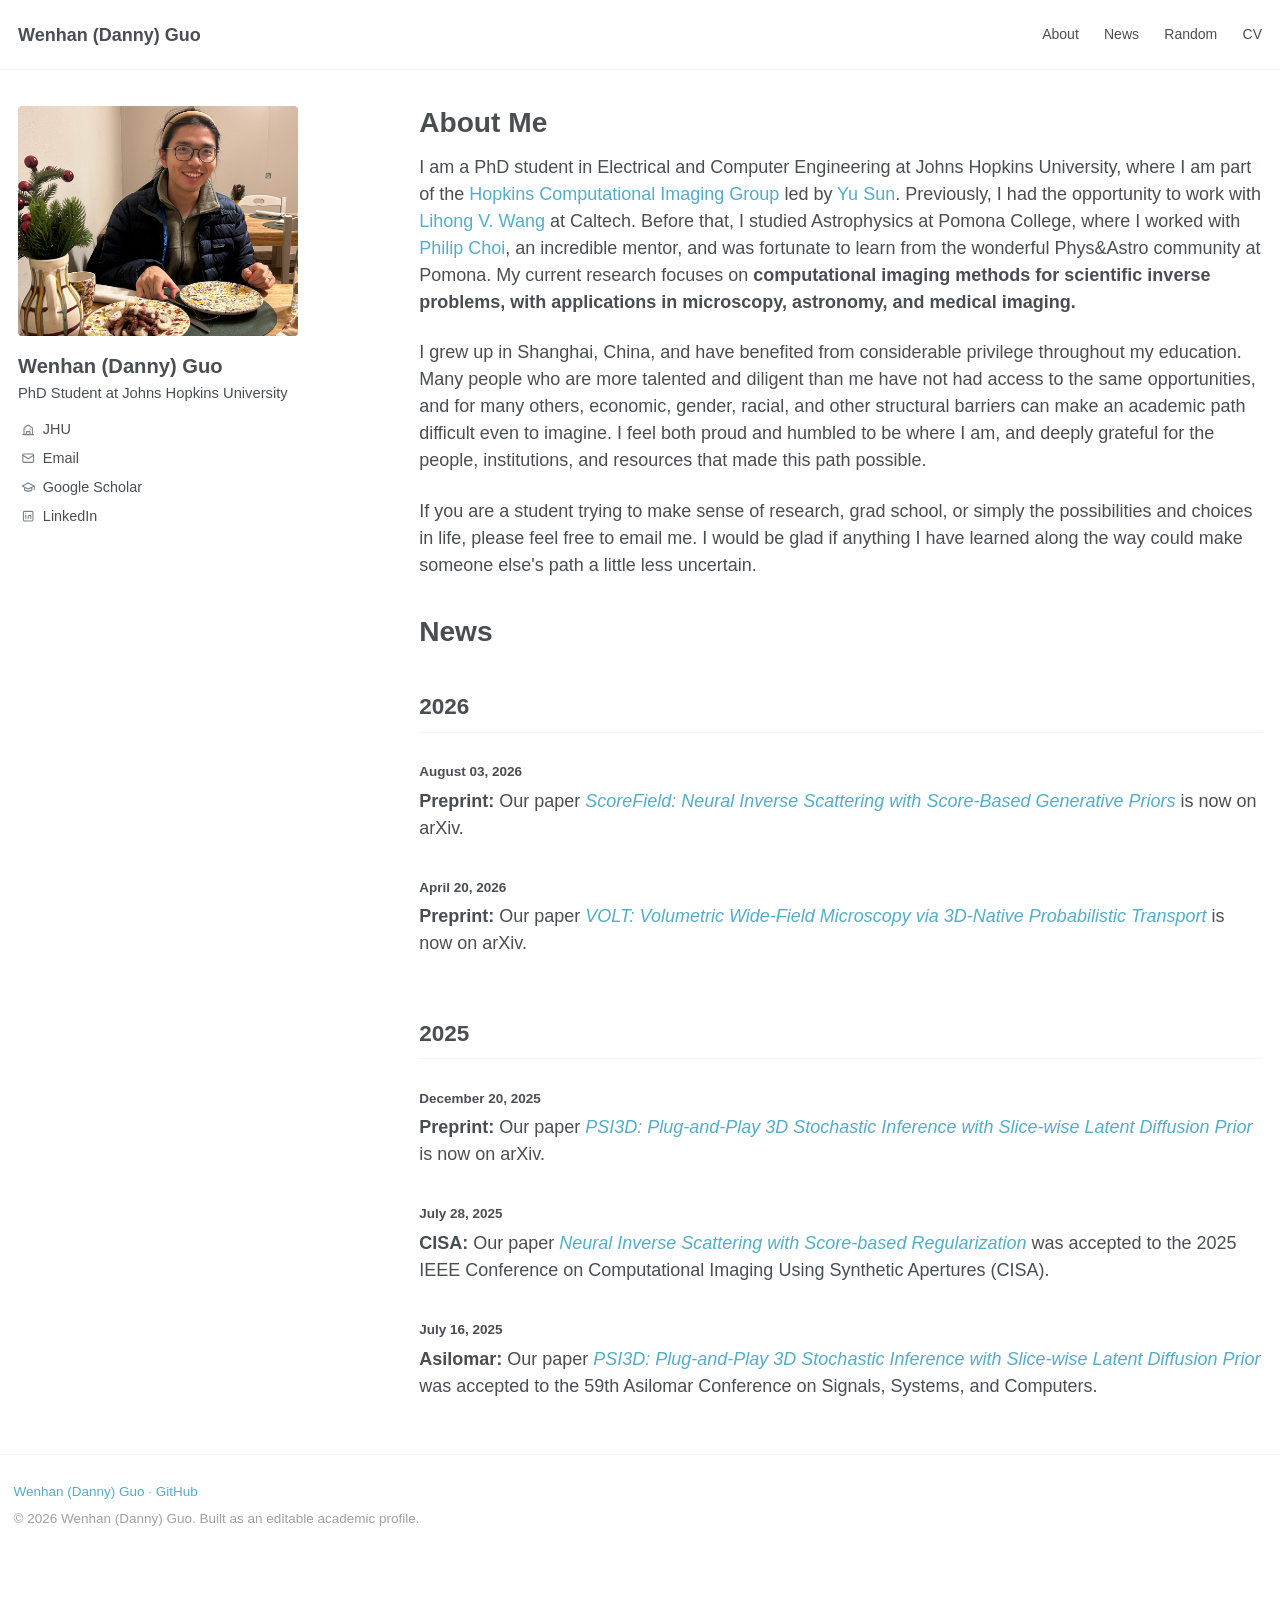
<file: index.html>
<!doctype html>
<html lang="en">
  <head>
    <meta charset="UTF-8" />
    <meta name="viewport" content="width=device-width, initial-scale=1.0" />
    <meta
      name="description"
      content="Wenhan (Danny) Guo is a PhD student at Johns Hopkins University researching computational imaging and scientific inverse problems."
    />
    <title>Wenhan (Danny) Guo | Computational Imaging</title>
    <link rel="stylesheet" href="styles.css" />
  </head>
  <body>
    <header class="masthead">
      <nav class="nav-wrap" aria-label="Primary navigation">
        <a class="site-name" href="#about">Wenhan (Danny) Guo</a>
        <button class="menu-button" type="button" aria-expanded="false" aria-controls="nav-links">
          <span class="sr-only">Toggle navigation</span>
          <span></span><span></span><span></span>
        </button>
        <div class="nav-links" id="nav-links">
          <a href="#about">About</a>
          <a href="#news">News</a>
          <a href="random.html">Random</a>
          <a href="assets/cv.pdf">CV</a>
        </div>
      </nav>
    </header>

    <main class="page-shell">
      <aside class="profile" aria-label="Profile">
        <img class="avatar" src="assets/headshot.png" alt="Wenhan (Danny) Guo" />
        <h1>Wenhan (Danny) Guo</h1>
        <p class="role">PhD Student at Johns Hopkins University</p>

        <ul class="profile-links" id="profile-links">
          <li><span class="icon" aria-hidden="true"><svg viewBox="0 0 24 24"><path d="M3 21h18M5 21V10l7-5 7 5v11M9 21v-5h6v5M8 12h.01M16 12h.01" /></svg></span> JHU</li>
          <li><a href="mailto:wguo28@jh.edu"><span class="icon" aria-hidden="true"><svg viewBox="0 0 24 24"><rect x="3" y="5" width="18" height="14" rx="2" /><path d="m3 7 9 6 9-6" /></svg></span> Email</a></li>
          <li><a href="https://scholar.google.com/citations?hl=en&user=koQG0FkAAAAJ" target="_blank" rel="noreferrer"><span class="icon" aria-hidden="true"><svg viewBox="0 0 24 24"><path d="m2 10 10-5 10 5-10 5zM6 12v5c3 2 9 2 12 0v-5M22 10v6" /></svg></span> Google Scholar</a></li>
          <li><a href="https://www.linkedin.com/in/wenhan-danny-guo-a73968199/" target="_blank" rel="noreferrer"><span class="icon" aria-hidden="true"><svg viewBox="0 0 24 24"><rect x="4" y="4" width="16" height="16" rx="2" /><path d="M8 10v6M8 7v.01M12 16v-3.2a2.2 2.2 0 0 1 4.4 0V16" /></svg></span> LinkedIn</a></li>
        </ul>
      </aside>

      <article class="content">
        <section id="about">
          <p class="eyebrow">Academic profile</p>
          <h2>About Me</h2>
          <p>
            I am a PhD student in Electrical and Computer Engineering at Johns Hopkins University, where I am part of the <a href="https://hcig.wse.jhu.edu/">Hopkins Computational Imaging Group</a> led by <a href="https://sunyumark.github.io/">Yu Sun</a>. Previously, I had the opportunity to work with <a href="https://mede.caltech.edu/people/lvw">Lihong V. Wang</a> at Caltech. Before that, I studied Astrophysics at Pomona College, where I worked with <a href="https://www.pomona.edu/directory/people/philip-choi">Philip Choi</a>, an incredible mentor, and was fortunate to learn from the wonderful Phys&Astro community at Pomona. My current research focuses on <strong>computational imaging methods for scientific inverse problems, with applications in microscopy, astronomy, and medical imaging.</strong>
          </p>
          <p>
            I grew up in Shanghai, China, and have benefited from considerable privilege throughout my education. Many people who are more talented and diligent than me have not had access to the same opportunities, and for many others, economic, gender, racial, and other structural barriers can make an academic path difficult even to imagine. I feel both proud and humbled to be where I am, and deeply grateful for the people, institutions, and resources that made this path possible.
          </p>
          <p>
            If you are a student trying to make sense of research, grad school, or simply the possibilities and choices in life, please feel free to email me. I would be glad if anything I have learned along the way could make someone else's path a little less uncertain.
          </p>
        </section>

        <section id="news" class="news-section">
          <p class="eyebrow">Updates</p>
          <h2>News</h2>
          <h3>2026</h3>

          <div class="news-list">
            <article class="news-item">
              <time datetime="2026-08-03">August 03, 2026</time>
              <p><strong>Preprint:</strong> Our paper <a href="https://arxiv.org/abs/2608.02937" target="_blank" rel="noreferrer"><em>ScoreField: Neural Inverse Scattering with Score-Based Generative Priors</em></a> is now on arXiv.</p>
            </article>
            <article class="news-item">
              <time datetime="2026-04-20">April 20, 2026</time>
              <p><strong>Preprint:</strong> Our paper <a href="https://arxiv.org/abs/2604.18807" target="_blank" rel="noreferrer"><em>VOLT: Volumetric Wide-Field Microscopy via 3D-Native Probabilistic Transport</em></a> is now on arXiv.</p>
            </article>
          </div>

          <h3>2025</h3>
          <div class="news-list">
            <article class="news-item">
              <time datetime="2025-12-20">December 20, 2025</time>
              <p><strong>Preprint:</strong> Our paper <a href="https://arxiv.org/abs/2512.18367" target="_blank" rel="noreferrer"><em>PSI3D: Plug-and-Play 3D Stochastic Inference with Slice-wise Latent Diffusion Prior</em></a> is now on arXiv.</p>
            </article>
            <article class="news-item">
              <time datetime="2025-07-28">July 28, 2025</time>
              <p><strong>CISA:</strong> Our paper <a href="https://arxiv.org/abs/2505.14560" target="_blank" rel="noreferrer"><em>Neural Inverse Scattering with Score-based Regularization</em></a> was accepted to the 2025 IEEE Conference on Computational Imaging Using Synthetic Apertures (CISA).</p>
            </article>
            <article class="news-item">
              <time datetime="2025-07-16">July 16, 2025</time>
              <p><strong>Asilomar:</strong> Our paper <a href="https://arxiv.org/abs/2512.18367" target="_blank" rel="noreferrer"><em>PSI3D: Plug-and-Play 3D Stochastic Inference with Slice-wise Latent Diffusion Prior</em></a> was accepted to the 59th Asilomar Conference on Signals, Systems, and Computers.</p>
            </article>
          </div>
        </section>
      </article>
    </main>

    <footer>
      <div>
        <a href="#about">Wenhan (Danny) Guo</a> · <a href="https://github.com/wenhanguo">GitHub</a>
      </div>
      <p>© <span id="year"></span> Wenhan (Danny) Guo. Built as an editable academic profile.</p>
    </footer>

    <script src="script.js"></script>
  </body>
</html>
</file>
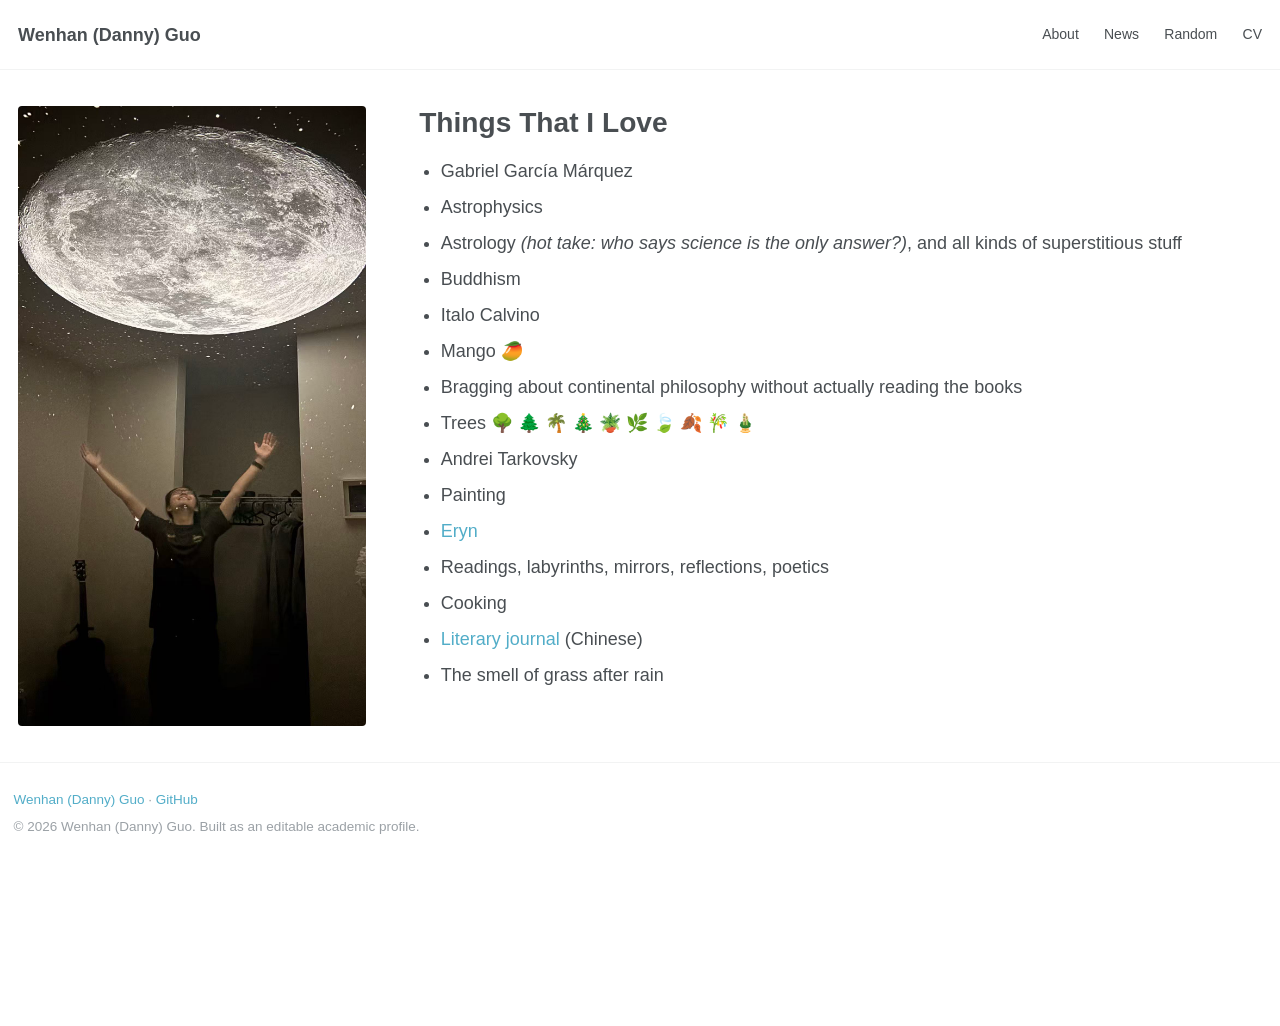
<file: random.html>
<!doctype html>
<html lang="en">
  <head>
    <meta charset="UTF-8" />
    <meta name="viewport" content="width=device-width, initial-scale=1.0" />
    <meta name="description" content="A few of Wenhan (Danny) Guo's favorite things." />
    <title>Random | Wenhan (Danny) Guo</title>
    <link rel="stylesheet" href="styles.css" />
  </head>
  <body>
    <header class="masthead">
      <nav class="nav-wrap" aria-label="Primary navigation">
        <a class="site-name" href="index.html#about">Wenhan (Danny) Guo</a>
        <button class="menu-button" type="button" aria-expanded="false" aria-controls="nav-links">
          <span class="sr-only">Toggle navigation</span>
          <span></span><span></span><span></span>
        </button>
        <div class="nav-links" id="nav-links">
          <a href="index.html#about">About</a>
          <a href="index.html#news">News</a>
          <a href="random.html" aria-current="page">Random</a>
          <a href="assets/cv.pdf">CV</a>
        </div>
      </nav>
    </header>

    <main class="random-page">
      <aside class="random-portrait">
        <img src="assets/random.JPG" alt="A favorite portrait" />
      </aside>
      <article class="random-content">
        <h1>Things That I Love</h1>
        <ul>
          <li>Gabriel García Márquez</li>
          <li>Astrophysics</li>
          <li>Astrology <em>(hot take: who says science is the only answer?)</em>, and all kinds of superstitious stuff</li>
          <li>Buddhism</li>
          <li>Italo Calvino</li>
          <li>Mango <span aria-hidden="true">🥭</span></li>
          <li>Bragging about continental philosophy without actually reading the books</li>
          <li>Trees <span aria-label="tree icons">🌳 🌲 🌴 🎄 🪴 🌿 🍃 🍂 🎋 🎍</span></li>
          <li>Andrei Tarkovsky</li>
          <li>Painting</li>
          <li><a href="https://eryn-y.github.io/" target="_blank" rel="noreferrer">Eryn</a></li>
          <li>Readings, labyrinths, mirrors, reflections, poetics</li>
          <li>Cooking</li>
          <li><a href="http://rebirthjournal.net/" target="_blank" rel="noreferrer">Literary journal</a> (Chinese)</li>
          <li>The smell of grass after rain</li>
        </ul>
      </article>
    </main>

    <footer>
      <div>
        <a href="index.html#about">Wenhan (Danny) Guo</a> · <a href="https://github.com/wenhanguo">GitHub</a>
      </div>
      <p>© <span id="year"></span> Wenhan (Danny) Guo. Built as an editable academic profile.</p>
    </footer>

    <script src="script.js"></script>
  </body>
</html>
</file>
<file: styles.css>
:root {
  --ink: #494e52;
  --muted: #7a8288;
  --line: #f2f3f3;
  --link: #52adc8;
  font-family: -apple-system, ".SFNSText-Regular", "San Francisco", Roboto,
    "Segoe UI", "Helvetica Neue", "Lucida Grande", Arial, sans-serif;
}

* { box-sizing: border-box; }
html { font-size: 16px; scroll-behavior: smooth; }
body {
  margin: 0;
  padding: 70px 0 9em;
  color: var(--ink);
  font: 1rem/1.5 -apple-system, ".SFNSText-Regular", "San Francisco", Roboto,
    "Segoe UI", "Helvetica Neue", "Lucida Grande", Arial, sans-serif;
}
a { color: var(--link); text-decoration: none; }
a:hover, a:focus-visible { text-decoration: underline; }

.masthead {
  position: fixed;
  z-index: 20;
  top: 0;
  width: 100%;
  height: 70px;
  background: #fff;
  border-bottom: 1px solid var(--line);
}
.nav-wrap {
  max-width: 1280px;
  min-height: 70px;
  margin: 0 auto;
  padding: 1em;
  display: flex;
  align-items: center;
  justify-content: space-between;
}
.site-name { color: var(--ink); font-weight: 700; }
.nav-links { display: flex; gap: 1.4em; }
.nav-links a { color: var(--ink); font-size: .78em; }
.menu-button { display: none; }
.sr-only { position: absolute; width: 1px; height: 1px; overflow: hidden; clip: rect(1px, 1px, 1px, 1px); }

.page-shell {
  max-width: 1280px;
  margin: 0 auto;
  padding: 2em 1em;
  display: grid;
  grid-template-columns: minmax(250px, 28%) minmax(0, 1fr);
  gap: 4.25%;
}
.profile { align-self: start; }
.avatar {
  width: 100%;
  max-width: 280px;
  height: auto;
  display: block;
  color: #7a8288;
  background: #f2f3f3;
  border-radius: 4px;
  font-size: 2rem;
  font-weight: 700;
}
.profile h1 {
  margin: .9em 0 .2em;
  color: var(--ink);
  font-size: 1.12em;
  line-height: 1.2;
}
.role { margin: 0 0 1em; font-size: .82em; }
.follow-button {
  margin-bottom: .25em;
  padding: .5em 1em;
  color: var(--muted);
  background: #fff;
  border: 1px solid #bdc1c4;
  border-radius: 4px;
  font-size: .75em;
  font-weight: 700;
  cursor: pointer;
}
.follow-button:hover { color: #fff; background: var(--muted); }
.profile-links { margin: .7em 0 0; padding: 0; list-style: none; font-size: .8em; }
.profile-links li { margin: 0 0 .35em; }
.profile-links a, .profile-links li { color: var(--ink); }
.profile-links.is-hidden { display: none; }
.icon { display: inline-block; width: 1.45em; color: #7a8288; text-align: center; vertical-align: -.16em; }
.icon svg { width: 1em; height: 1em; fill: none; stroke: currentColor; stroke-linecap: round; stroke-linejoin: round; stroke-width: 1.8; }

.content { max-width: 850px; }
.content section { scroll-margin-top: 5em; }
.eyebrow { display: none; }
h2, h3 {
  margin: 0 0 .5em;
  color: var(--ink);
  font: inherit;
  font-weight: 700;
  line-height: 1.2;
}
h2 { font-size: 1.563em; }
h3 { margin-top: 2em; font-size: 1.25em; }
.content p { margin: 0 0 1.3em; }
.news-section { margin-top: 2em; }
.news-section h3 { padding-bottom: .5em; border-bottom: 1px solid var(--line); }
.news-list { margin: 0; }
.news-item {
  display: block;
  padding: 1em 0;
  border-bottom: 0;
}
.news-item time {
  display: block;
  margin-bottom: .4em;
  color: var(--ink);
  font-size: .75em;
  font-weight: 700;
}
.news-item p { margin: 0; }

footer {
  max-width: 1280px;
  margin: 0 auto;
  padding: 2em 1em;
  color: #9ba1a6;
  font-size: .75em;
  border-top: 1px solid var(--line);
}
footer p { margin: .5em 0 0; }

@media (min-width: 48em) { html { font-size: 18px; } }
@media (max-width: 47.99em) {
  .nav-wrap { min-height: 60px; }
  .masthead { height: 60px; }
  body { padding-top: 60px; }
  .menu-button { display: block; padding: .4em; border: 0; background: transparent; }
  .menu-button span:not(.sr-only) { display: block; width: 22px; height: 2px; margin: 4px; background: var(--ink); }
  .nav-links {
    display: none;
    position: absolute;
    top: 60px;
    right: 1em;
    flex-direction: column;
    gap: 0;
    padding: .5em 0;
    background: #fff;
    border: 1px solid var(--line);
  }
  .nav-links.is-open { display: flex; }
  .nav-links a { padding: .55em 1em; }
  .page-shell { display: block; padding-top: 1.5em; }
  .profile { margin-bottom: 2em; }
  .avatar { width: 190px; }
}
.random-page {
  max-width: 1280px;
  min-height: 55vh;
  margin: 0 auto;
  padding: 2em 1em;
  display: grid;
  grid-template-columns: minmax(250px, 28%) minmax(0, 1fr);
  gap: 4.25%;
}
.random-portrait { align-self: start; }
.random-portrait img {
  display: block;
  width: 100%;
  max-width: 800px;
  height: auto;
  border-radius: 4px;
}
.random-content h1 {
  margin: 0 0 .5em;
  color: var(--ink);
  font-size: 1.563em;
  line-height: 1.2;
}
.random-content ul { margin: 1em 0; padding-left: 1.2em; }
.random-content li { margin-bottom: .5em; }

@media (max-width: 47.99em) {
  .random-page { display: block; padding-top: 1.5em; }
  .random-portrait { margin-bottom: 2em; }
  .random-portrait img { width: 150px; }
}
</file>
